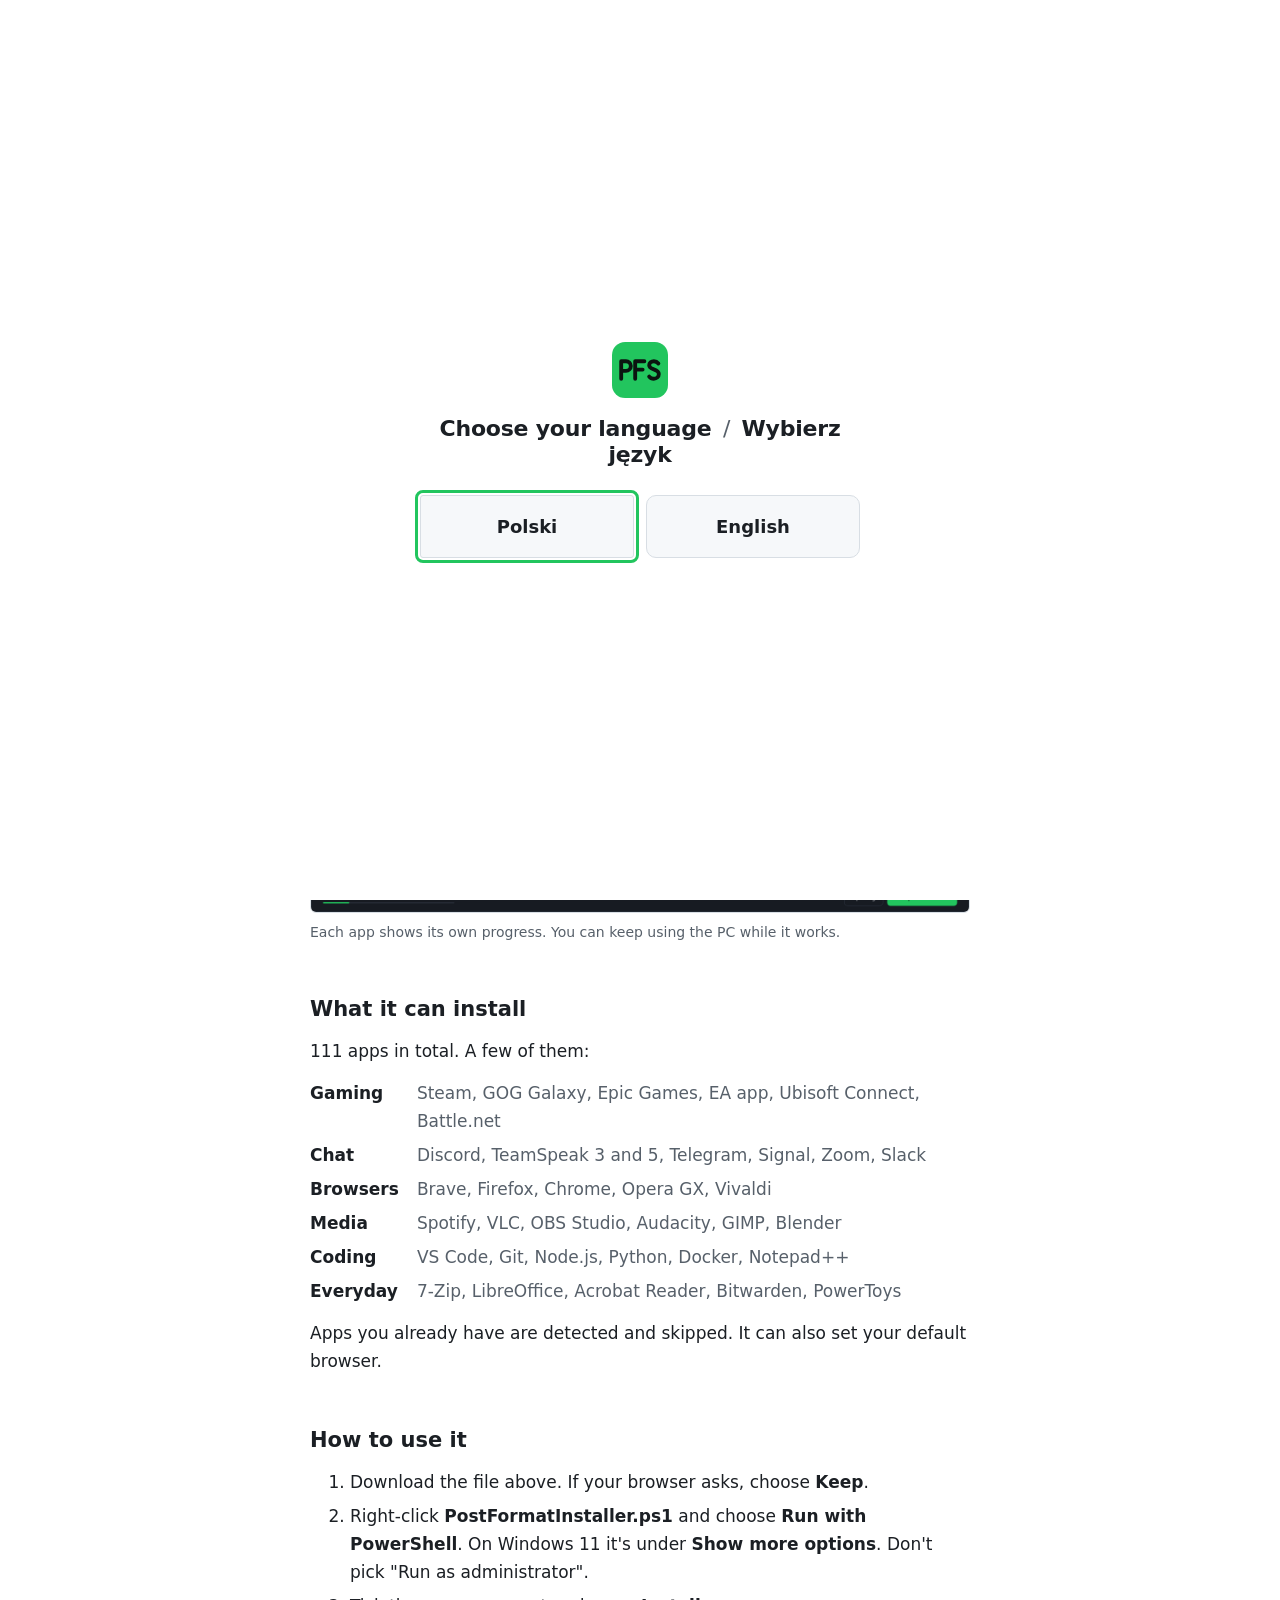
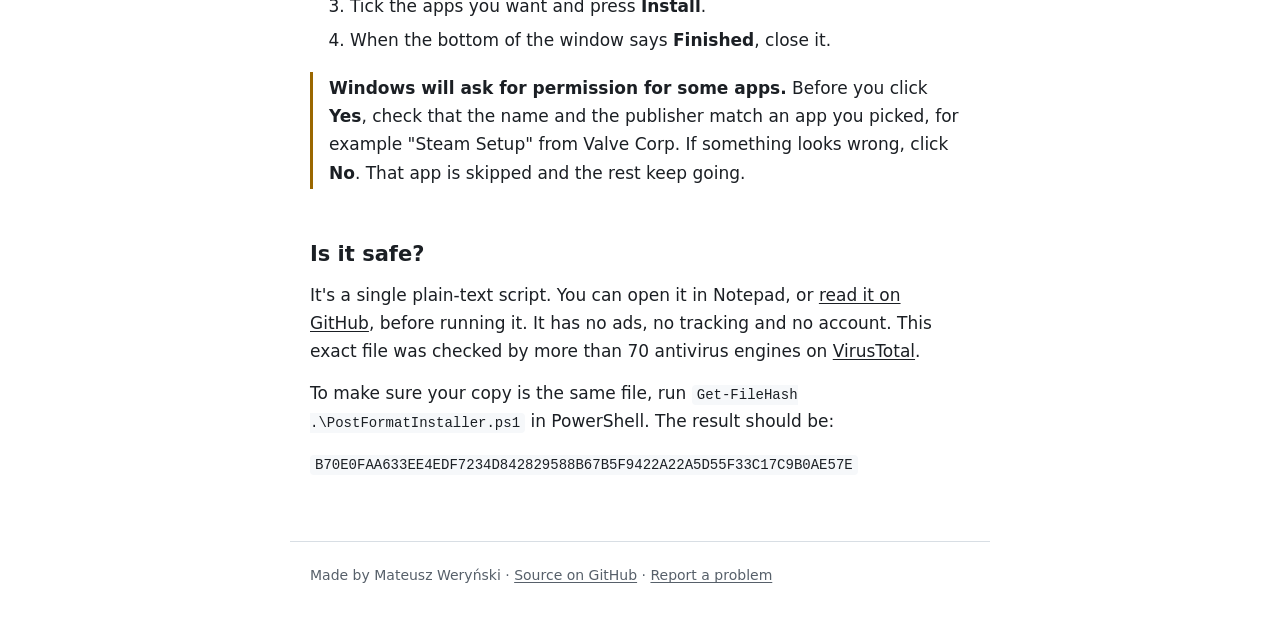
<file: docs/index.html>
<!doctype html>
<html lang="en">
<head>
<meta charset="utf-8">
<meta name="viewport" content="width=device-width, initial-scale=1">
<title>Post-Format Setup</title>
<meta name="description" content="A small, free Windows program that reinstalls your apps after you format your PC. Tick what you want, press Install.">
<meta property="og:title" content="Post-Format Setup">
<meta property="og:description" content="A small, free Windows program that reinstalls your apps after you format your PC.">
<meta property="og:image" content="https://makteti.github.io/post-format-setup/screenshot.png">
<link rel="icon" href="favicon.svg" type="image/svg+xml">
<link rel="apple-touch-icon" href="brand/logo-512.png">
<link rel="stylesheet" href="style.css?v=2">
<link rel="alternate" hreflang="en" href="https://makteti.github.io/post-format-setup/">
<link rel="alternate" hreflang="pl" href="https://makteti.github.io/post-format-setup/pl/">
</head>
<body>

<!-- Language chooser: shown on the first visit only. The choice is remembered on this device. -->
<div id="lang-choice" class="lang-choice" role="dialog" aria-modal="true" aria-labelledby="lang-title" hidden>
  <div class="lang-box">
    <img src="brand/logo.svg" width="56" height="56" alt="">
    <h1 id="lang-title"><span lang="en">Choose your language</span> <span class="slash" aria-hidden="true">/</span> <span lang="pl">Wybierz język</span></h1>
    <div class="lang-buttons">
      <a class="lang-btn" href="pl/" hreflang="pl" lang="pl" data-lang="pl">Polski</a>
      <a class="lang-btn" href="./" hreflang="en" lang="en" data-lang="en">English</a>
    </div>
  </div>
</div>
<script>
(function () {
  var saved = null;
  try { saved = localStorage.getItem('pfs-lang'); } catch (e) {}
  // ?lang=en or ?lang=pl in the address (used by the header language links) wins and is remembered
  var asked = (location.search.match(/[?&]lang=(en|pl)/) || [])[1];
  if (asked) { saved = asked; try { localStorage.setItem('pfs-lang', asked); } catch (e) {} }
  if (saved === 'pl') { location.replace('pl/'); return; }
  if (saved === 'en') { return; }
  var box = document.getElementById('lang-choice');
  box.hidden = false;
  document.documentElement.classList.add('choosing');
  var first = box.querySelector('.lang-btn');
  box.addEventListener('click', function (e) {
    var b = e.target.closest('.lang-btn');
    if (!b) { return; }
    try { localStorage.setItem('pfs-lang', b.dataset.lang); } catch (err) {}
    if (b.dataset.lang === 'en') {
      e.preventDefault();
      box.hidden = true;
      document.documentElement.classList.remove('choosing');
    }
  });
  setTimeout(function () { first.focus(); }, 0);
})();
</script>

<header>
  <a class="name" href="./"><img src="brand/logo.svg" width="26" height="26" alt="">Post-Format Setup</a>
  <nav><a href="pl/" hreflang="pl" lang="pl" data-lang="pl">Polski</a><a href="https://github.com/Makteti/post-format-setup">GitHub</a></nav>
</header>

<main>
  <h1>Reinstall all your apps after a fresh Windows install</h1>
  <p>Post-Format Setup is a small program for the moment right after you've formatted your PC. Tick the apps you use, press <b>Install</b>, and it downloads and installs them one by one while you do something else. No hunting through websites, no clicking "Next" twenty times.</p>
  <p>It installs everything through <b>winget</b>, the package manager that comes with Windows, so the apps come from their official sources.</p>

  <a class="download" href="https://github.com/Makteti/post-format-setup/releases/latest/download/PostFormatInstaller.ps1" download>Download PostFormatInstaller.ps1</a>
  <p class="meta">Version 1.0.0 · 106 KB · Windows 10 and 11 · Free and open source (MIT) · <a href="https://github.com/Makteti/post-format-setup">source code</a></p>

  <figure>
    <img src="screenshot.png" width="1600" height="940" alt="The Post-Format Setup window. Apps are grouped by category; Brave shows Completed, Discord is downloading at 52 percent and both TeamSpeak versions are queued.">
    <figcaption>Each app shows its own progress. You can keep using the PC while it works.</figcaption>
  </figure>

  <h2>What it can install</h2>
  <p>111 apps in total. A few of them:</p>
  <dl>
    <dt>Gaming</dt><dd>Steam, GOG Galaxy, Epic Games, EA app, Ubisoft Connect, Battle.net</dd>
    <dt>Chat</dt><dd>Discord, TeamSpeak 3 and 5, Telegram, Signal, Zoom, Slack</dd>
    <dt>Browsers</dt><dd>Brave, Firefox, Chrome, Opera GX, Vivaldi</dd>
    <dt>Media</dt><dd>Spotify, VLC, OBS Studio, Audacity, GIMP, Blender</dd>
    <dt>Coding</dt><dd>VS Code, Git, Node.js, Python, Docker, Notepad++</dd>
    <dt>Everyday</dt><dd>7-Zip, LibreOffice, Acrobat Reader, Bitwarden, PowerToys</dd>
  </dl>
  <p style="margin-top:14px">Apps you already have are detected and skipped. It can also set your default browser.</p>

  <h2>How to use it</h2>
  <ol>
    <li>Download the file above. If your browser asks, choose <b>Keep</b>.</li>
    <li>Right-click <b>PostFormatInstaller.ps1</b> and choose <b>Run with PowerShell</b>. On Windows 11 it's under <b>Show more options</b>. Don't pick "Run as administrator".</li>
    <li>Tick the apps you want and press <b>Install</b>.</li>
    <li>When the bottom of the window says <b>Finished</b>, close it.</li>
  </ol>

  <p class="note"><b>Windows will ask for permission for some apps.</b> Before you click <b>Yes</b>, check that the name and the publisher match an app you picked, for example "Steam Setup" from Valve Corp. If something looks wrong, click <b>No</b>. That app is skipped and the rest keep going.</p>

  <h2>Is it safe?</h2>
  <p>It's a single plain-text script. You can open it in Notepad, or <a href="https://github.com/Makteti/post-format-setup/blob/main/PostFormatInstaller.ps1">read it on GitHub</a>, before running it. It has no ads, no tracking and no account. This exact file was checked by more than 70 antivirus engines on <a href="https://www.virustotal.com/gui/file/b70e0faa633ee4edf7234d842829588b67b5f9422a22a5d55f33c17c9b0ae57e/detection">VirusTotal</a>.</p>
  <p>To make sure your copy is the same file, run <code>Get-FileHash .\PostFormatInstaller.ps1</code> in PowerShell. The result should be:</p>
  <p><code>B70E0FAA633EE4EDF7234D842829588B67B5F9422A22A5D55F33C17C9B0AE57E</code></p>
</main>

<footer>
  Made by Mateusz Weryński · <a href="https://github.com/Makteti/post-format-setup">Source on GitHub</a> · <a href="https://github.com/Makteti/post-format-setup/issues">Report a problem</a>
</footer>

<script>
// Header language link: remember the switch so the entry page doesn't send you back.
document.querySelectorAll('header nav a[data-lang]').forEach(function (a) {
  a.addEventListener('click', function () { try { localStorage.setItem('pfs-lang', a.dataset.lang); } catch (e) {} });
});
</script>
</body>
</html>
</file>
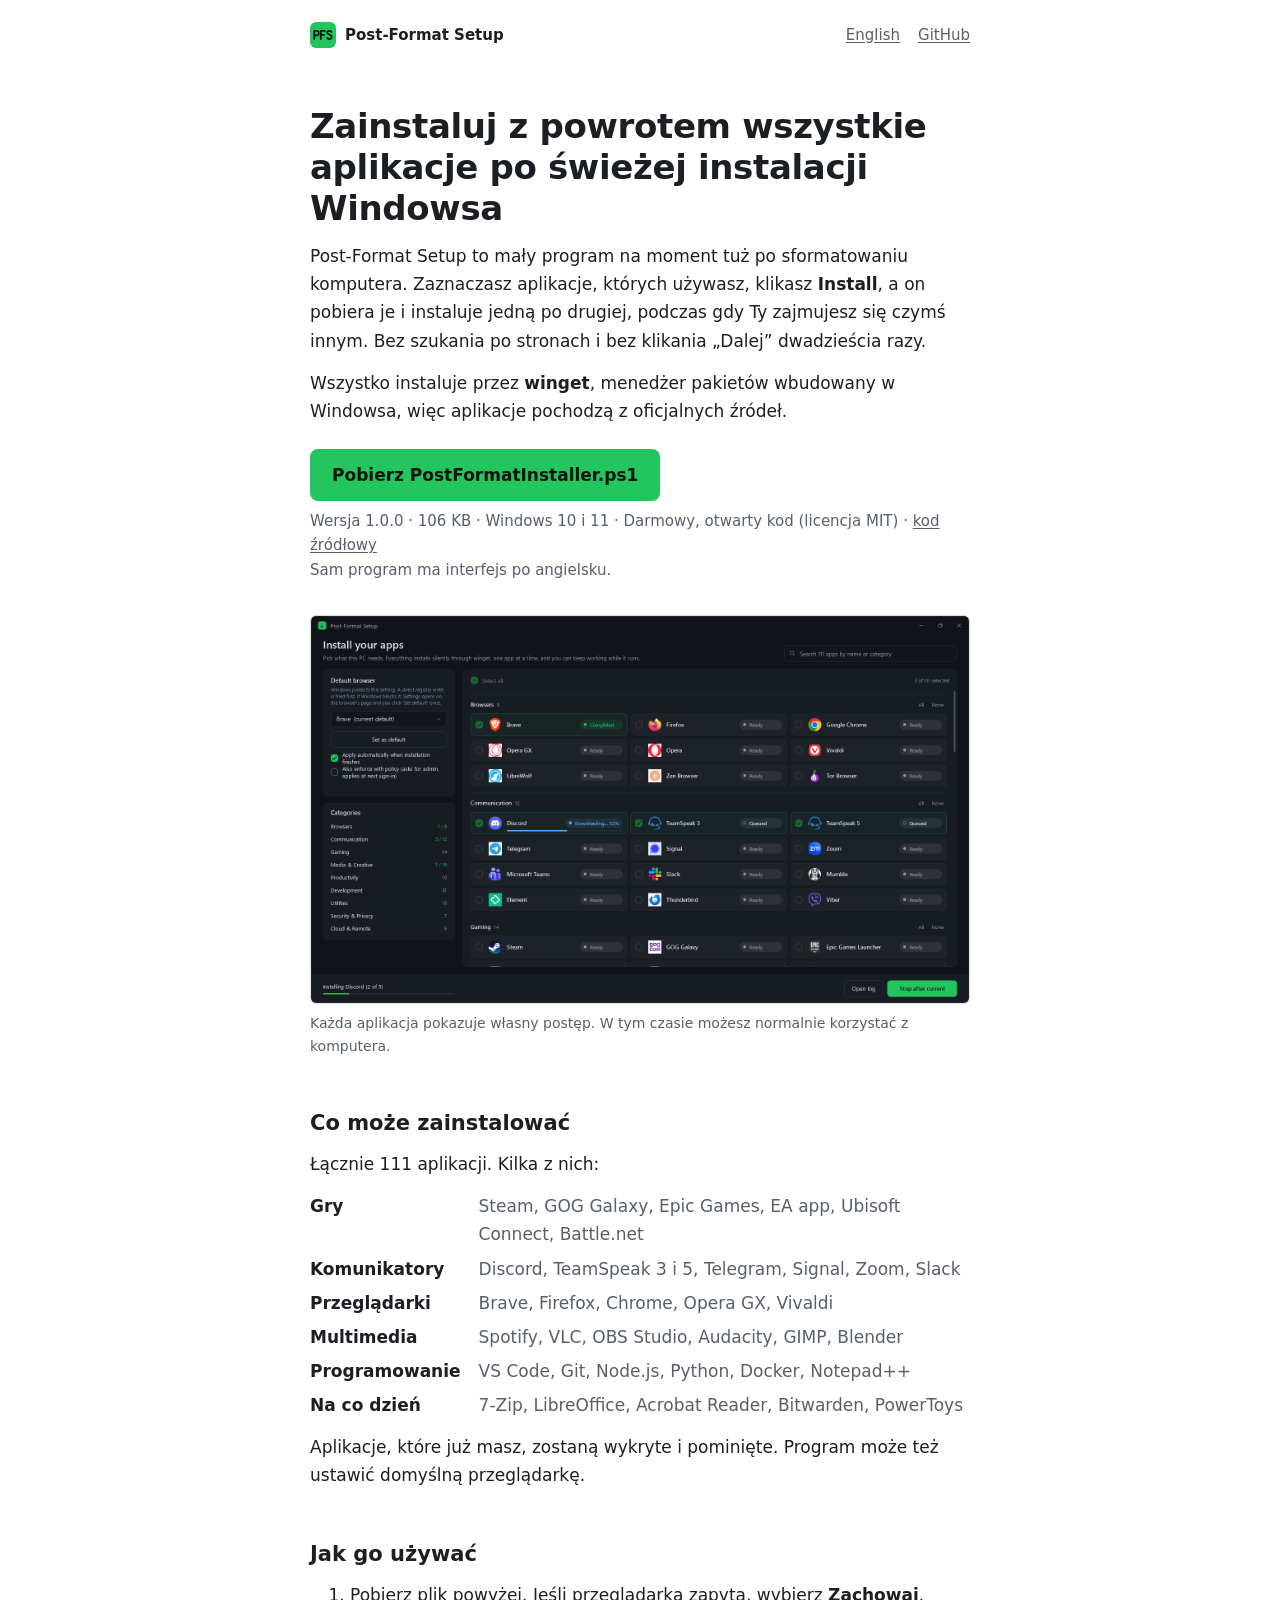
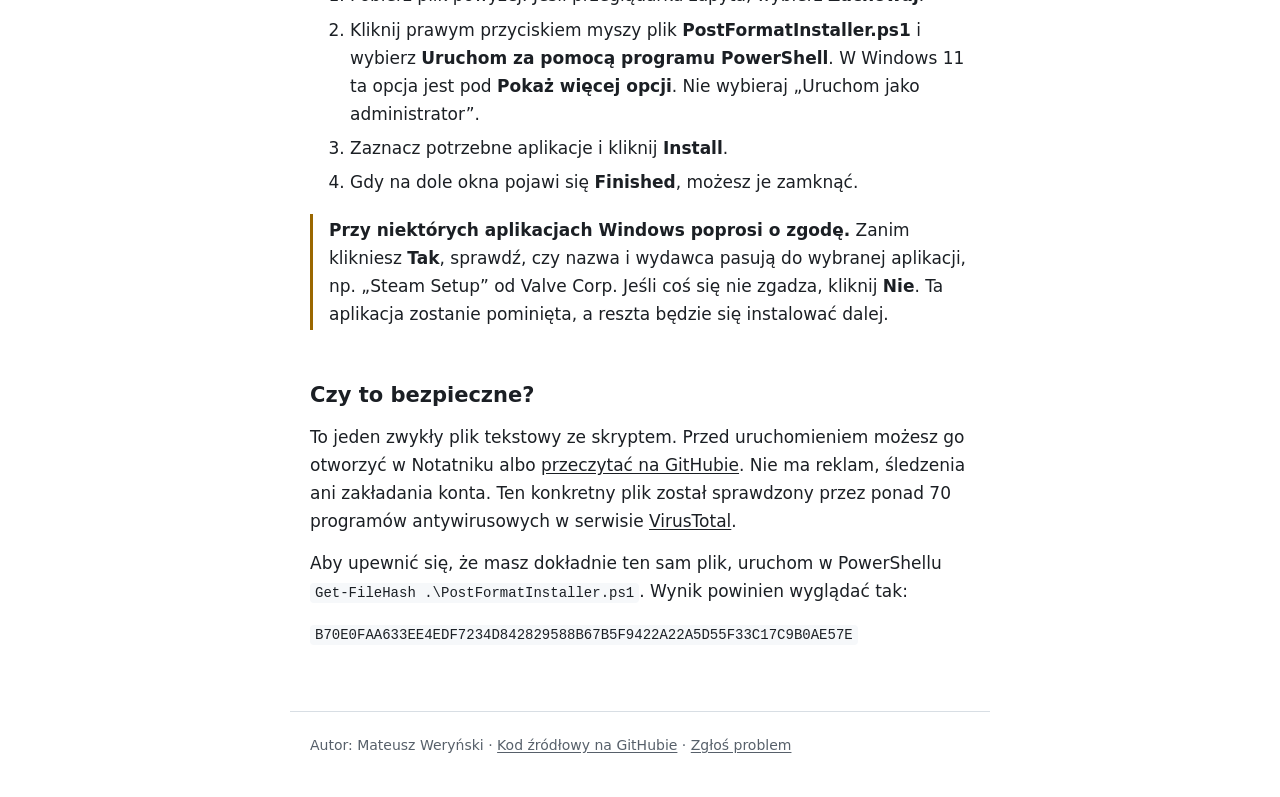
<file: docs/pl/index.html>
<!doctype html>
<html lang="pl">
<head>
<meta charset="utf-8">
<meta name="viewport" content="width=device-width, initial-scale=1">
<title>Post-Format Setup</title>
<meta name="description" content="Mały, darmowy program dla Windows, który po formacie instaluje z powrotem Twoje aplikacje. Zaznacz, co chcesz, i kliknij Install.">
<meta property="og:title" content="Post-Format Setup">
<meta property="og:description" content="Mały, darmowy program dla Windows, który po formacie instaluje z powrotem Twoje aplikacje.">
<meta property="og:image" content="https://makteti.github.io/post-format-setup/screenshot.png">
<meta property="og:locale" content="pl_PL">
<link rel="icon" href="../favicon.svg" type="image/svg+xml">
<link rel="apple-touch-icon" href="../brand/logo-512.png">
<link rel="stylesheet" href="../style.css?v=2">
<link rel="alternate" hreflang="en" href="https://makteti.github.io/post-format-setup/">
<link rel="alternate" hreflang="pl" href="https://makteti.github.io/post-format-setup/pl/">
</head>
<body>

<header>
  <a class="name" href="./"><img src="../brand/logo.svg" width="26" height="26" alt="">Post-Format Setup</a>
  <nav><a href="../?lang=en" hreflang="en" lang="en" data-lang="en">English</a><a href="https://github.com/Makteti/post-format-setup">GitHub</a></nav>
</header>

<main>
  <h1>Zainstaluj z powrotem wszystkie aplikacje po świeżej instalacji Windowsa</h1>
  <p>Post-Format Setup to mały program na moment tuż po sformatowaniu komputera. Zaznaczasz aplikacje, których używasz, klikasz <b>Install</b>, a on pobiera je i instaluje jedną po drugiej, podczas gdy Ty zajmujesz się czymś innym. Bez szukania po stronach i bez klikania „Dalej” dwadzieścia razy.</p>
  <p>Wszystko instaluje przez <b>winget</b>, menedżer pakietów wbudowany w Windowsa, więc aplikacje pochodzą z oficjalnych źródeł.</p>

  <a class="download" href="https://github.com/Makteti/post-format-setup/releases/latest/download/PostFormatInstaller.ps1" download>Pobierz PostFormatInstaller.ps1</a>
  <p class="meta">Wersja 1.0.0 · 106 KB · Windows 10 i 11 · Darmowy, otwarty kod (licencja MIT) · <a href="https://github.com/Makteti/post-format-setup">kod źródłowy</a><br>Sam program ma interfejs po angielsku.</p>

  <figure>
    <img src="../screenshot.png" width="1600" height="940" alt="Okno Post-Format Setup. Aplikacje są pogrupowane w kategorie; Brave ma status Completed, Discord pobiera się (52%), a obie wersje TeamSpeaka czekają w kolejce.">
    <figcaption>Każda aplikacja pokazuje własny postęp. W tym czasie możesz normalnie korzystać z komputera.</figcaption>
  </figure>

  <h2>Co może zainstalować</h2>
  <p>Łącznie 111 aplikacji. Kilka z nich:</p>
  <dl>
    <dt>Gry</dt><dd>Steam, GOG Galaxy, Epic Games, EA app, Ubisoft Connect, Battle.net</dd>
    <dt>Komunikatory</dt><dd>Discord, TeamSpeak 3 i 5, Telegram, Signal, Zoom, Slack</dd>
    <dt>Przeglądarki</dt><dd>Brave, Firefox, Chrome, Opera GX, Vivaldi</dd>
    <dt>Multimedia</dt><dd>Spotify, VLC, OBS Studio, Audacity, GIMP, Blender</dd>
    <dt>Programowanie</dt><dd>VS Code, Git, Node.js, Python, Docker, Notepad++</dd>
    <dt>Na co dzień</dt><dd>7-Zip, LibreOffice, Acrobat Reader, Bitwarden, PowerToys</dd>
  </dl>
  <p style="margin-top:14px">Aplikacje, które już masz, zostaną wykryte i pominięte. Program może też ustawić domyślną przeglądarkę.</p>

  <h2>Jak go używać</h2>
  <ol>
    <li>Pobierz plik powyżej. Jeśli przeglądarka zapyta, wybierz <b>Zachowaj</b>.</li>
    <li>Kliknij prawym przyciskiem myszy plik <b>PostFormatInstaller.ps1</b> i wybierz <b>Uruchom za pomocą programu PowerShell</b>. W Windows 11 ta opcja jest pod <b>Pokaż więcej opcji</b>. Nie wybieraj „Uruchom jako administrator”.</li>
    <li>Zaznacz potrzebne aplikacje i kliknij <b>Install</b>.</li>
    <li>Gdy na dole okna pojawi się <b>Finished</b>, możesz je zamknąć.</li>
  </ol>

  <p class="note"><b>Przy niektórych aplikacjach Windows poprosi o zgodę.</b> Zanim klikniesz <b>Tak</b>, sprawdź, czy nazwa i wydawca pasują do wybranej aplikacji, np. „Steam Setup” od Valve Corp. Jeśli coś się nie zgadza, kliknij <b>Nie</b>. Ta aplikacja zostanie pominięta, a reszta będzie się instalować dalej.</p>

  <h2>Czy to bezpieczne?</h2>
  <p>To jeden zwykły plik tekstowy ze skryptem. Przed uruchomieniem możesz go otworzyć w Notatniku albo <a href="https://github.com/Makteti/post-format-setup/blob/main/PostFormatInstaller.ps1">przeczytać na GitHubie</a>. Nie ma reklam, śledzenia ani zakładania konta. Ten konkretny plik został sprawdzony przez ponad 70 programów antywirusowych w serwisie <a href="https://www.virustotal.com/gui/file/b70e0faa633ee4edf7234d842829588b67b5f9422a22a5d55f33c17c9b0ae57e/detection">VirusTotal</a>.</p>
  <p>Aby upewnić się, że masz dokładnie ten sam plik, uruchom w PowerShellu <code>Get-FileHash .\PostFormatInstaller.ps1</code>. Wynik powinien wyglądać tak:</p>
  <p><code>B70E0FAA633EE4EDF7234D842829588B67B5F9422A22A5D55F33C17C9B0AE57E</code></p>
</main>

<footer>
  Autor: Mateusz Weryński · <a href="https://github.com/Makteti/post-format-setup">Kod źródłowy na GitHubie</a> · <a href="https://github.com/Makteti/post-format-setup/issues">Zgłoś problem</a>
</footer>

<script>
// Header language link: remember the switch so the entry page doesn't send you back.
document.querySelectorAll('header nav a[data-lang]').forEach(function (a) {
  a.addEventListener('click', function () { try { localStorage.setItem('pfs-lang', a.dataset.lang); } catch (e) {} });
});
</script>
</body>
</html>
</file>
<file: docs/style.css>
:root {
    --bg: #ffffff; --text: #1b1f24; --muted: #57606a; --line: #d8dee4; --soft: #f6f8fa;
    --button: #22c55e; --button-hover: #1fb455; --on-button: #0b1410; --note: #9a6700;
    color-scheme: light dark;
  }
  @media (prefers-color-scheme: dark) {
    :root { --bg: #0f1216; --text: #e6e9ed; --muted: #9aa4af; --line: #2a313b; --soft: #161b22; --note: #d29922; }
  }
  * { box-sizing: border-box; }
  body {
    margin: 0; background: var(--bg); color: var(--text);
    font: 17px/1.65 "Segoe UI", system-ui, -apple-system, Roboto, Helvetica, Arial, sans-serif;
  }
  main, header, footer { max-width: 700px; margin: 0 auto; padding: 0 20px; }
  a { color: inherit; text-underline-offset: 2px; }
  a:hover { color: var(--muted); }
  a:focus-visible { outline: 2px solid currentColor; outline-offset: 2px; border-radius: 3px; }
  code { font: 14px/1.5 "Cascadia Mono", Consolas, ui-monospace, monospace; background: var(--soft); padding: 2px 5px; border-radius: 4px; overflow-wrap: anywhere; }

  header { display: flex; justify-content: space-between; align-items: center; padding-top: 22px; padding-bottom: 22px; font-size: 15px; }
  header .name { display: flex; align-items: center; gap: 9px; font-weight: 600; text-decoration: none; }
  header nav a { margin-left: 18px; color: var(--muted); }

  h1 { font-size: 34px; line-height: 1.2; margin: 36px 0 14px; letter-spacing: -0.01em; }
  h2 { font-size: 21px; margin: 48px 0 10px; }
  p, ul, ol { margin: 0 0 14px; }
  li { margin-bottom: 6px; }
  .muted { color: var(--muted); }

  .download {
    display: inline-block; margin: 10px 0 8px; padding: 12px 22px; border-radius: 8px;
    background: var(--button); color: var(--on-button); font-weight: 600; text-decoration: none;
  }
  .download:hover { background: var(--button-hover); color: var(--on-button); }
  .download:focus-visible { outline: 3px solid var(--text); outline-offset: 3px; }
  .meta { font-size: 15px; color: var(--muted); }

  figure { margin: 32px 0 0; }
  figure img { display: block; width: 100%; height: auto; border: 1px solid var(--line); border-radius: 6px; }
  figcaption { font-size: 14px; color: var(--muted); margin-top: 8px; }

  dl { margin: 0; display: grid; grid-template-columns: max-content 1fr; gap: 6px 18px; }
  dt { font-weight: 600; }
  dd { margin: 0; color: var(--muted); }

  .note { border-left: 3px solid var(--note); padding: 2px 0 2px 16px; margin: 18px 0 0; }

  footer { margin-top: 64px; padding-top: 22px; padding-bottom: 40px; border-top: 1px solid var(--line); font-size: 14px; color: var(--muted); }

  @media (max-width: 560px) {
    body { font-size: 16px; }
    h1 { font-size: 28px; margin-top: 20px; }
    dl { grid-template-columns: 1fr; gap: 0; }
    dd { margin-bottom: 10px; }
    .download { display: block; text-align: center; }
  }
  header nav a:first-child { margin-left: 0; }
  header .name { white-space: nowrap; }
  @media (max-width: 400px) {
    header nav a[href*="github.com"] { display: none; }
  }

  /* Language chooser (first visit) */
  .lang-choice { position: fixed; inset: 0; z-index: 10; background: var(--bg); display: grid; place-items: center; padding: 20px; }
  .lang-choice[hidden] { display: none; }
  html.choosing body { overflow: hidden; }
  .lang-box { text-align: center; max-width: 440px; width: 100%; }
  .lang-box img { display: block; margin: 0 auto 18px; }
  .lang-box h1 { font-size: 22px; margin: 0 0 26px; font-weight: 600; }
  .lang-box .slash { color: var(--muted); font-weight: 400; margin: 0 4px; }
  .lang-buttons { display: grid; grid-template-columns: 1fr 1fr; gap: 12px; }
  .lang-btn {
    display: block; padding: 16px 12px; border-radius: 10px; border: 1px solid var(--line);
    background: var(--soft); font-size: 18px; font-weight: 600; text-decoration: none; color: var(--text);
    transition: border-color .15s ease, background-color .15s ease;
  }
  .lang-btn:hover { border-color: var(--button); color: var(--text); }
  .lang-btn:focus-visible { outline: 3px solid var(--button); outline-offset: 2px; }
  @media (prefers-reduced-motion: reduce) { .lang-btn { transition: none; } }
  @media (max-width: 400px) { .lang-buttons { grid-template-columns: 1fr; } }
</file>
